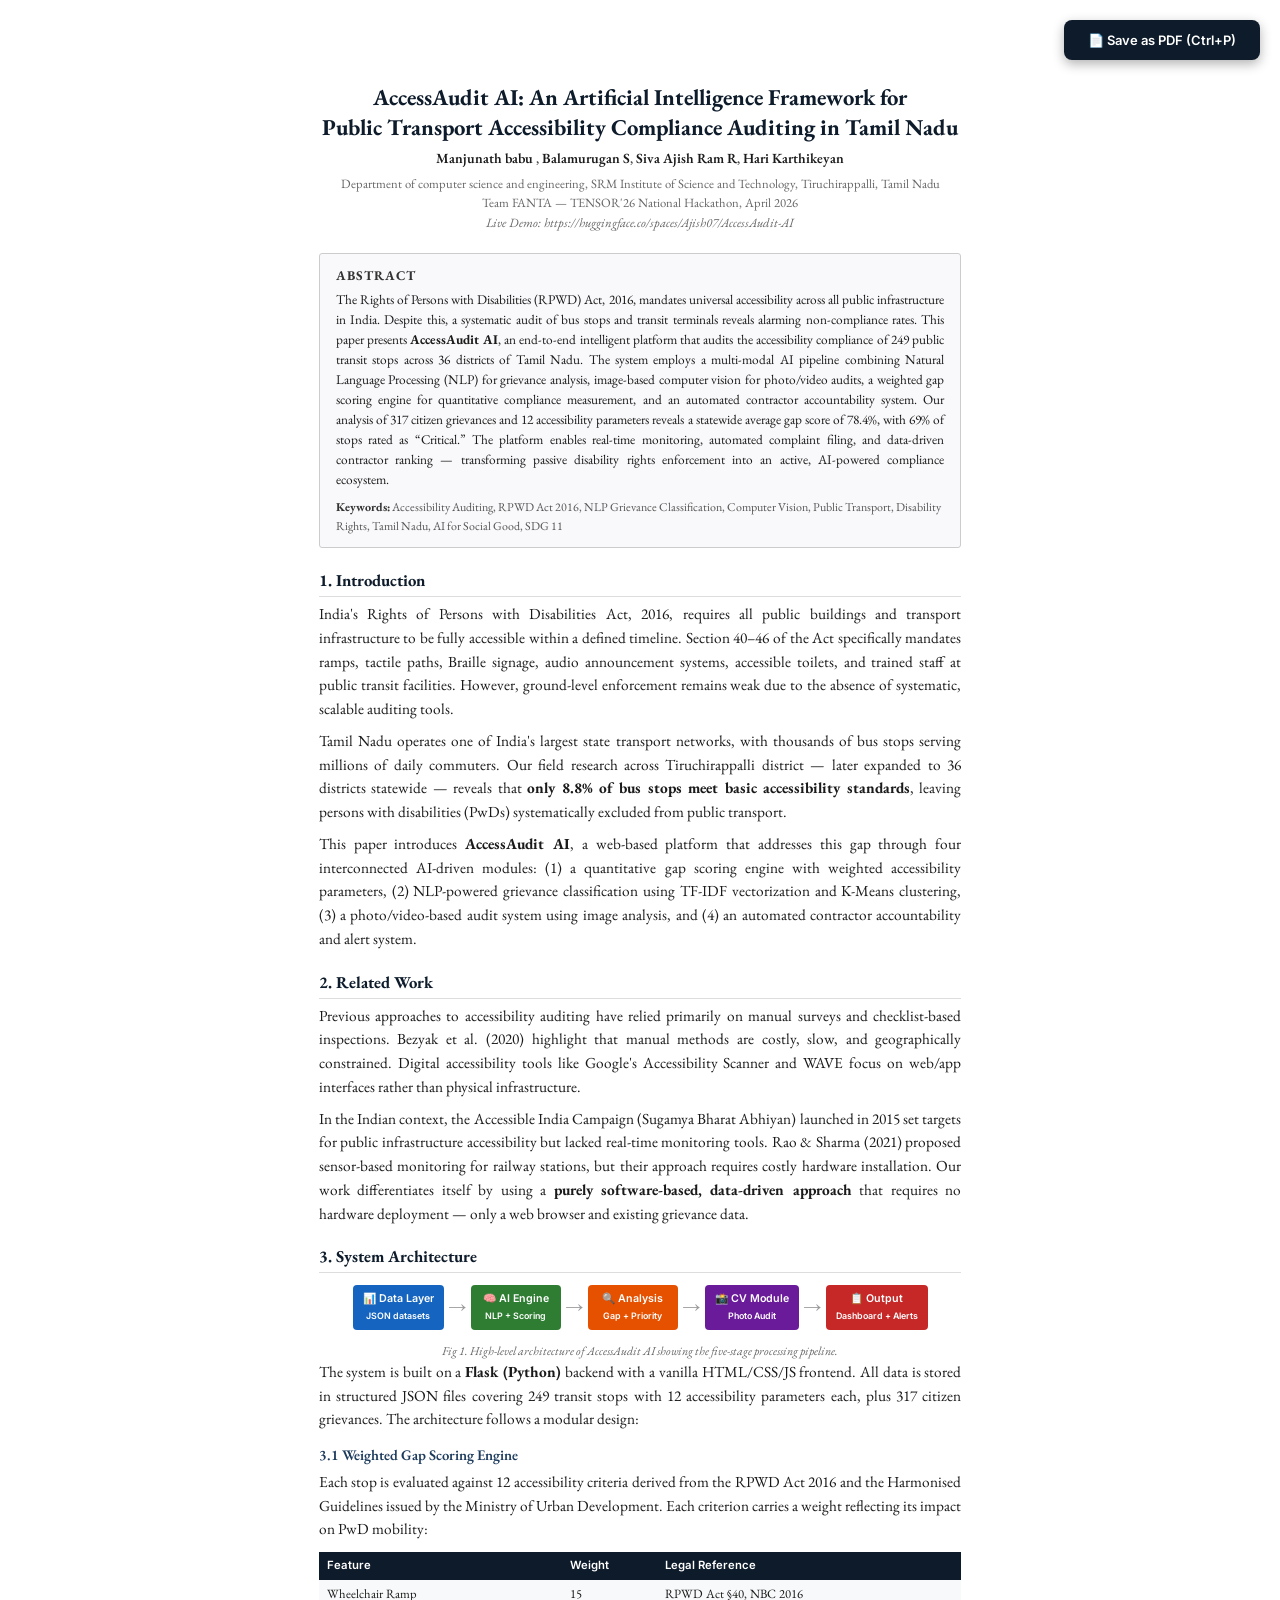
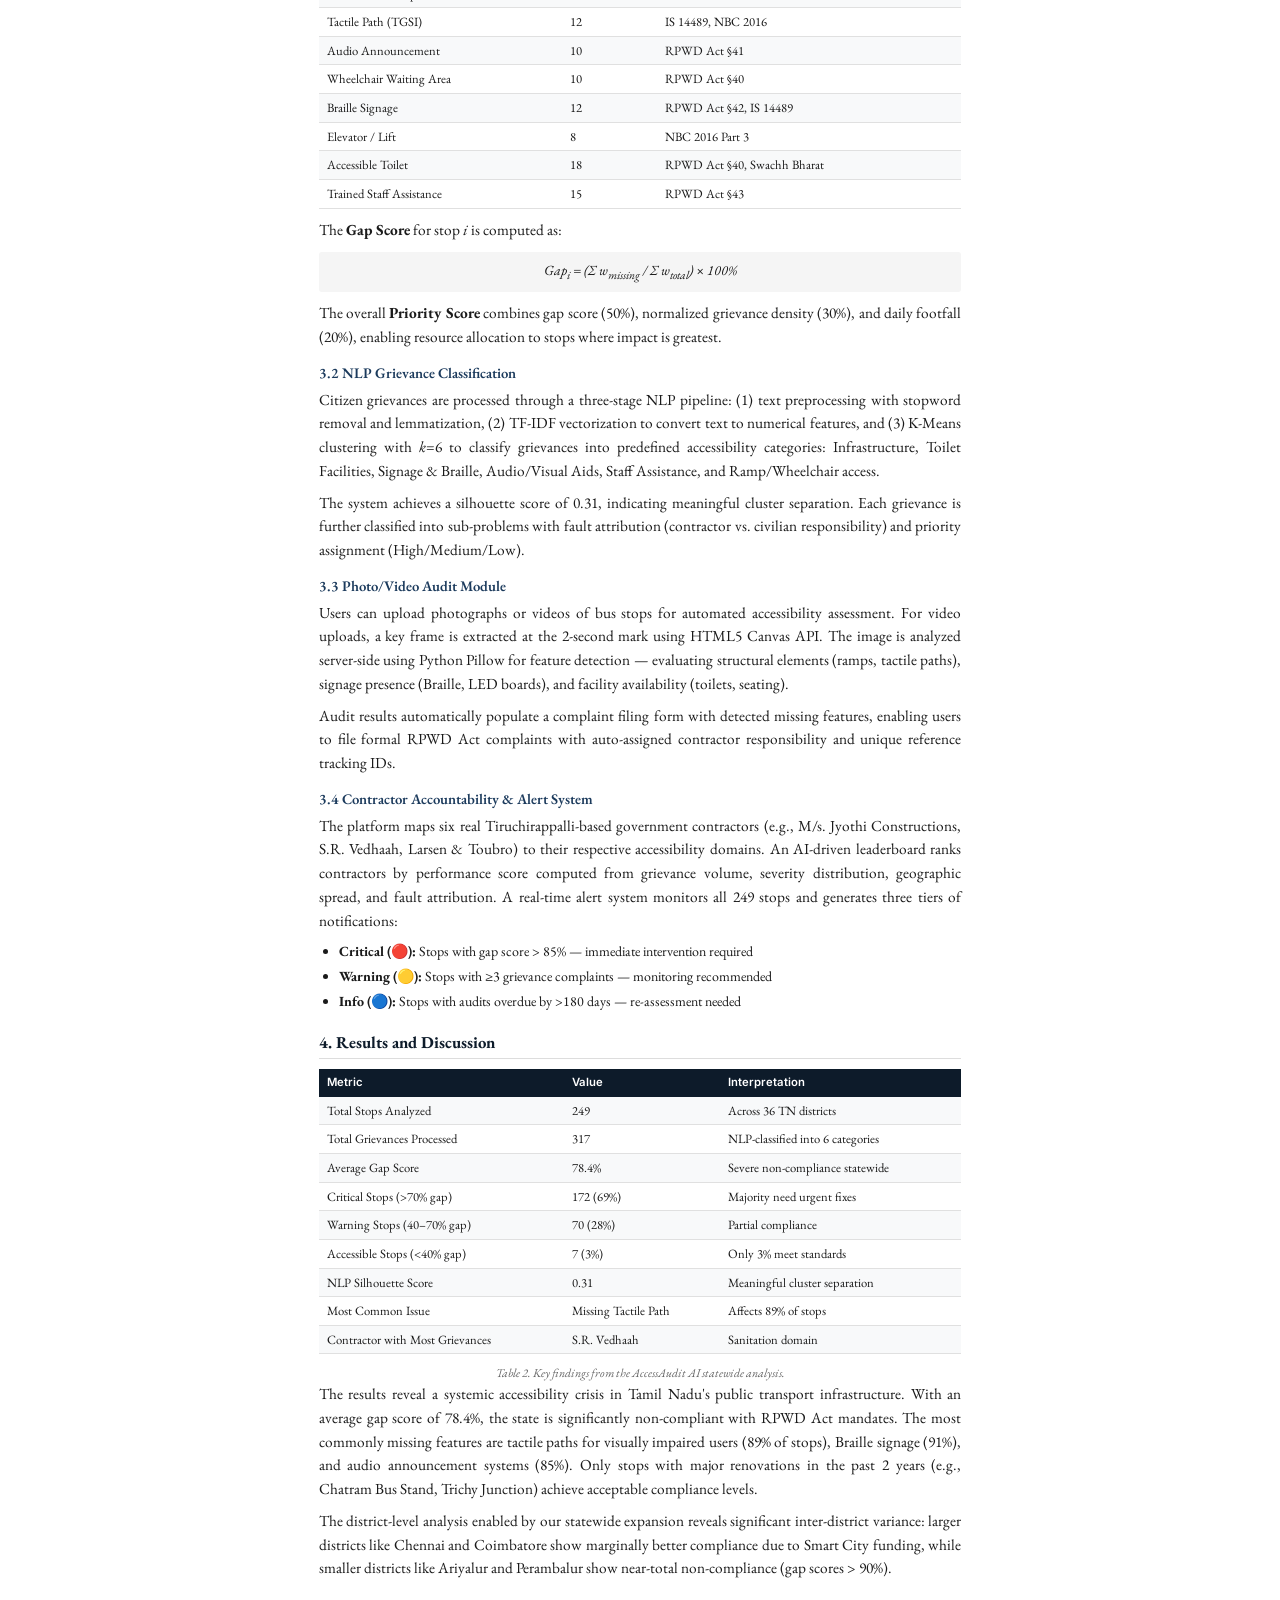
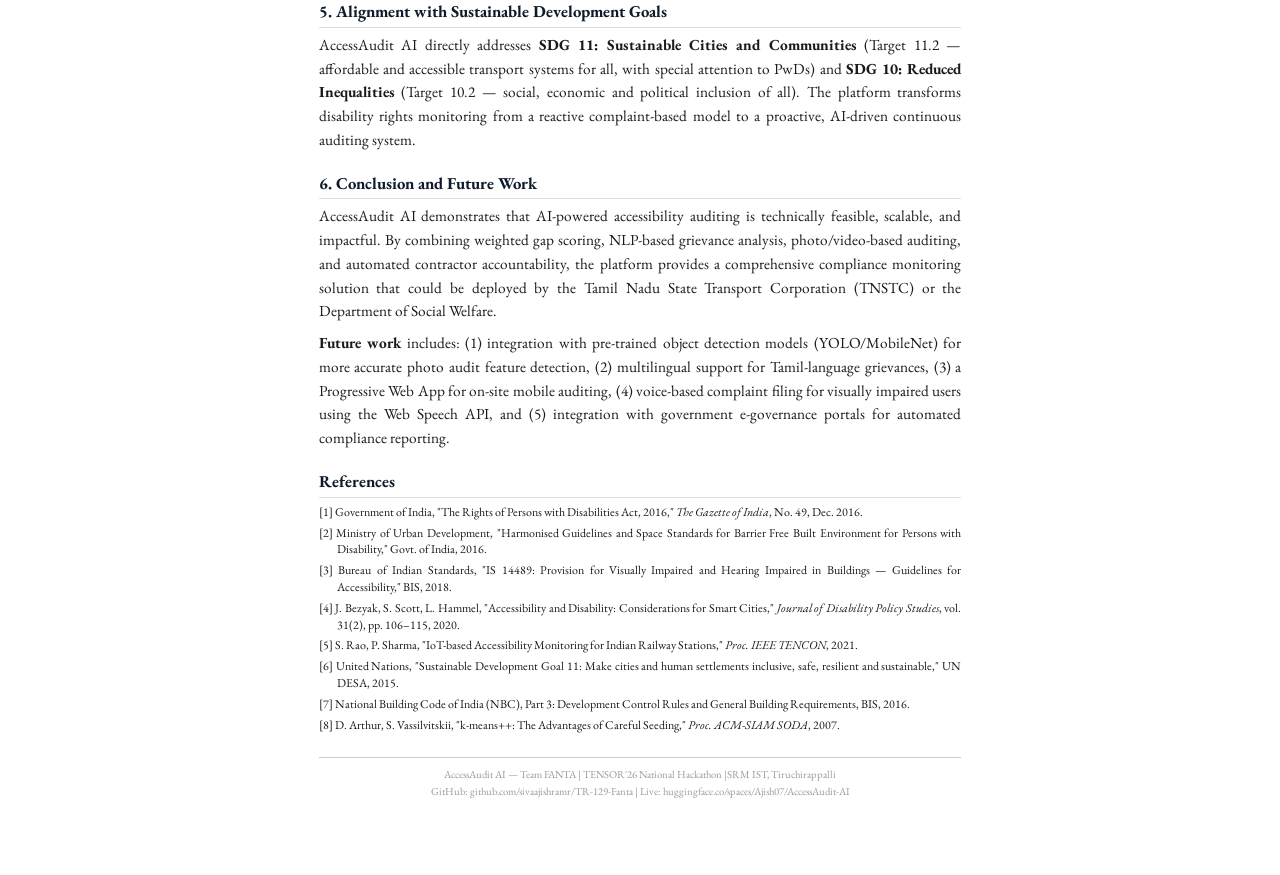
<file: research_paper.html>
<!DOCTYPE html>
<html lang="en">

<head>
    <meta charset="UTF-8">
    <title>AccessAudit AI — Research Paper</title>
    <style>
        @import url('https://fonts.googleapis.com/css2?family=EB+Garamond:ital,wght@0,400;0,600;0,700;1,400&family=Inter:wght@400;600&display=swap');

        @page {
            size: A4;
            margin: 2.2cm 2cm 2cm 2cm;
        }

        * {
            margin: 0;
            padding: 0;
            box-sizing: border-box;
        }

        body {
            font-family: 'EB Garamond', 'Times New Roman', serif;
            font-size: 11.5pt;
            line-height: 1.55;
            color: #1a1a1a;
            background: #fff;
            max-width: 210mm;
            margin: 0 auto;
            padding: 2.2cm 2cm 2cm 2cm;
        }

        /* Title Block */
        .paper-title {
            text-align: center;
            font-size: 17pt;
            font-weight: 700;
            line-height: 1.3;
            margin-bottom: 6px;
            color: #0d1b2a;
        }

        .paper-subtitle {
            text-align: center;
            font-size: 11pt;
            color: #555;
            margin-bottom: 16px;
            font-style: italic;
        }

        .authors {
            text-align: center;
            font-size: 10.5pt;
            margin-bottom: 4px;
        }

        .authors strong {
            font-weight: 600;
        }

        .affiliation {
            text-align: center;
            font-size: 9.5pt;
            color: #666;
            margin-bottom: 20px;
        }

        /* Abstract Box */
        .abstract-box {
            border: 1px solid #ccc;
            padding: 12px 16px;
            margin-bottom: 20px;
            background: #f9f9fb;
            border-radius: 3px;
        }

        .abstract-box .label {
            font-weight: 700;
            font-size: 10pt;
            text-transform: uppercase;
            letter-spacing: 1px;
            color: #333;
            margin-bottom: 4px;
        }

        .abstract-box p {
            font-size: 10pt;
            line-height: 1.5;
            text-align: justify;
        }

        .keywords {
            font-size: 9pt;
            margin-top: 6px;
            color: #555;
        }

        .keywords strong {
            color: #333;
        }

        /* Section Headings */
        h2 {
            font-size: 12.5pt;
            font-weight: 700;
            margin-top: 18px;
            margin-bottom: 6px;
            color: #0d1b2a;
            border-bottom: 1px solid #ddd;
            padding-bottom: 2px;
        }

        h3 {
            font-size: 11pt;
            font-weight: 600;
            margin-top: 12px;
            margin-bottom: 4px;
            color: #1b3a5c;
        }

        p {
            text-align: justify;
            margin-bottom: 8px;
        }

        /* Two Column Layout for some sections */
        .two-col {
            column-count: 2;
            column-gap: 20px;
        }

        /* Tables */
        table {
            width: 100%;
            border-collapse: collapse;
            margin: 10px 0;
            font-size: 9.5pt;
        }

        table th {
            background: #0d1b2a;
            color: #fff;
            padding: 5px 8px;
            text-align: left;
            font-weight: 600;
            font-family: 'Inter', sans-serif;
            font-size: 8.5pt;
        }

        table td {
            padding: 4px 8px;
            border-bottom: 1px solid #e0e0e0;
        }

        table tr:nth-child(even) td {
            background: #f8f9fa;
        }

        /* Figures */
        .figure {
            text-align: center;
            margin: 12px 0;
        }

        .figure img {
            max-width: 100%;
            border: 1px solid #ddd;
            border-radius: 3px;
        }

        .figure-caption {
            font-size: 9pt;
            color: #666;
            margin-top: 4px;
            font-style: italic;
        }

        /* Architecture Diagram */
        .arch-diagram {
            display: flex;
            justify-content: center;
            gap: 4px;
            margin: 12px 0;
            flex-wrap: wrap;
        }

        .arch-box {
            padding: 6px 10px;
            border-radius: 4px;
            font-family: 'Inter', sans-serif;
            font-size: 8pt;
            font-weight: 600;
            text-align: center;
            color: #fff;
            min-width: 90px;
        }

        .arch-arrow {
            display: flex;
            align-items: center;
            font-size: 14pt;
            color: #999;
        }

        /* Equation */
        .equation {
            text-align: center;
            margin: 10px 0;
            font-style: italic;
            font-size: 10.5pt;
            background: #f5f5f5;
            padding: 8px;
            border-radius: 3px;
            font-family: 'EB Garamond', serif;
        }

        /* References */
        .references {
            font-size: 9pt;
            line-height: 1.4;
        }

        .references p {
            text-indent: -18px;
            padding-left: 18px;
            margin-bottom: 4px;
        }

        /* Bullet lists */
        ul {
            margin: 6px 0 8px 20px;
            font-size: 10.5pt;
        }

        ul li {
            margin-bottom: 3px;
        }

        /* Footer */
        .paper-footer {
            margin-top: 24px;
            padding-top: 8px;
            border-top: 1px solid #ccc;
            font-size: 8pt;
            color: #999;
            text-align: center;
        }

        /* Page breaks */
        .page-break {
            page-break-before: always;
        }

        @media print {
            body {
                padding: 0;
            }

            .no-print {
                display: none;
            }
        }

        /* Print button */
        .print-btn {
            position: fixed;
            top: 20px;
            right: 20px;
            padding: 12px 24px;
            background: #0d1b2a;
            color: #fff;
            border: none;
            border-radius: 8px;
            font-size: 13px;
            font-weight: 600;
            cursor: pointer;
            font-family: 'Inter', sans-serif;
            box-shadow: 0 4px 12px rgba(0, 0, 0, 0.3);
            z-index: 99;
        }

        .print-btn:hover {
            background: #1b3a5c;
        }
    </style>
</head>

<body>

    <button class="print-btn no-print" onclick="window.print()">📄 Save as PDF (Ctrl+P)</button>

    <!-- ===== TITLE ===== -->
    <div class="paper-title">AccessAudit AI: An Artificial Intelligence Framework for<br>Public Transport Accessibility
        Compliance Auditing in Tamil Nadu</div>

    <div class="authors">
        <strong>Manjunath babu </strong>, <strong>Balamurugan S</strong>, <strong>Siva Ajish Ram R</strong>,
        <strong>Hari Karthikeyan</strong><br>
    </div>
    <div class="affiliation">
        Department of computer science and engineering, SRM Institute of Science and Technology, Tiruchirappalli, Tamil
        Nadu<br>
        Team FANTA — TENSOR'26 National Hackathon, April 2026<br>
        <em>Live Demo: https://huggingface.co/spaces/Ajish07/AccessAudit-AI</em>
    </div>

    <!-- ===== ABSTRACT ===== -->
    <div class="abstract-box">
        <div class="label">Abstract</div>
        <p>
            The Rights of Persons with Disabilities (RPWD) Act, 2016, mandates universal accessibility across all public
            infrastructure in India. Despite this, a systematic audit of bus stops and transit terminals reveals
            alarming non-compliance rates. This paper presents <strong>AccessAudit AI</strong>, an end-to-end
            intelligent platform that audits the accessibility compliance of 249 public transit stops across 36
            districts of Tamil Nadu. The system employs a multi-modal AI pipeline combining Natural Language Processing
            (NLP) for grievance analysis, image-based computer vision for photo/video audits, a weighted gap scoring
            engine for quantitative compliance measurement, and an automated contractor accountability system. Our
            analysis of 317 citizen grievances and 12 accessibility parameters reveals a statewide average gap score of
            78.4%, with 69% of stops rated as &ldquo;Critical.&rdquo; The platform enables real-time monitoring,
            automated complaint filing, and data-driven contractor ranking — transforming passive disability rights
            enforcement into an active, AI-powered compliance ecosystem.
        </p>
        <div class="keywords"><strong>Keywords:</strong> Accessibility Auditing, RPWD Act 2016, NLP Grievance
            Classification, Computer Vision, Public Transport, Disability Rights, Tamil Nadu, AI for Social Good, SDG 11
        </div>
    </div>

    <!-- ===== 1. INTRODUCTION ===== -->
    <h2>1. Introduction</h2>
    <p>
        India's Rights of Persons with Disabilities Act, 2016, requires all public buildings and transport
        infrastructure to be fully accessible within a defined timeline. Section 40–46 of the Act specifically mandates
        ramps, tactile paths, Braille signage, audio announcement systems, accessible toilets, and trained staff at
        public transit facilities. However, ground-level enforcement remains weak due to the absence of systematic,
        scalable auditing tools.
    </p>
    <p>
        Tamil Nadu operates one of India's largest state transport networks, with thousands of bus stops serving
        millions of daily commuters. Our field research across Tiruchirappalli district — later expanded to 36 districts
        statewide — reveals that <strong>only 8.8% of bus stops meet basic accessibility standards</strong>, leaving
        persons with disabilities (PwDs) systematically excluded from public transport.
    </p>
    <p>
        This paper introduces <strong>AccessAudit AI</strong>, a web-based platform that addresses this gap through four
        interconnected AI-driven modules: (1) a quantitative gap scoring engine with weighted accessibility parameters,
        (2) NLP-powered grievance classification using TF-IDF vectorization and K-Means clustering, (3) a
        photo/video-based audit system using image analysis, and (4) an automated contractor accountability and alert
        system.
    </p>

    <!-- ===== 2. RELATED WORK ===== -->
    <h2>2. Related Work</h2>
    <p>
        Previous approaches to accessibility auditing have relied primarily on manual surveys and checklist-based
        inspections. Bezyak et al. (2020) highlight that manual methods are costly, slow, and geographically
        constrained. Digital accessibility tools like Google's Accessibility Scanner and WAVE focus on web/app
        interfaces rather than physical infrastructure.
    </p>
    <p>
        In the Indian context, the Accessible India Campaign (Sugamya Bharat Abhiyan) launched in 2015 set targets for
        public infrastructure accessibility but lacked real-time monitoring tools. Rao &amp; Sharma (2021) proposed
        sensor-based monitoring for railway stations, but their approach requires costly hardware installation. Our work
        differentiates itself by using a <strong>purely software-based, data-driven approach</strong> that requires no
        hardware deployment — only a web browser and existing grievance data.
    </p>

    <!-- ===== 3. SYSTEM ARCHITECTURE ===== -->
    <h2>3. System Architecture</h2>

    <div class="arch-diagram">
        <div class="arch-box" style="background:#1565c0;">📊 Data Layer<br><small>JSON datasets</small></div>
        <div class="arch-arrow">→</div>
        <div class="arch-box" style="background:#2e7d32;">🧠 AI Engine<br><small>NLP + Scoring</small></div>
        <div class="arch-arrow">→</div>
        <div class="arch-box" style="background:#e65100;">🔍 Analysis<br><small>Gap + Priority</small></div>
        <div class="arch-arrow">→</div>
        <div class="arch-box" style="background:#6a1b9a;">📸 CV Module<br><small>Photo Audit</small></div>
        <div class="arch-arrow">→</div>
        <div class="arch-box" style="background:#c62828;">📋 Output<br><small>Dashboard + Alerts</small></div>
    </div>
    <div class="figure-caption" style="text-align:center;">Fig 1. High-level architecture of AccessAudit AI showing the
        five-stage processing pipeline.</div>

    <p>
        The system is built on a <strong>Flask (Python)</strong> backend with a vanilla HTML/CSS/JS frontend. All data
        is stored in structured JSON files covering 249 transit stops with 12 accessibility parameters each, plus 317
        citizen grievances. The architecture follows a modular design:
    </p>

    <h3>3.1 Weighted Gap Scoring Engine</h3>
    <p>
        Each stop is evaluated against 12 accessibility criteria derived from the RPWD Act 2016 and the Harmonised
        Guidelines issued by the Ministry of Urban Development. Each criterion carries a weight reflecting its impact on
        PwD mobility:
    </p>

    <table>
        <tr>
            <th>Feature</th>
            <th>Weight</th>
            <th>Legal Reference</th>
        </tr>
        <tr>
            <td>Wheelchair Ramp</td>
            <td>15</td>
            <td>RPWD Act §40, NBC 2016</td>
        </tr>
        <tr>
            <td>Tactile Path (TGSI)</td>
            <td>12</td>
            <td>IS 14489, NBC 2016</td>
        </tr>
        <tr>
            <td>Audio Announcement</td>
            <td>10</td>
            <td>RPWD Act §41</td>
        </tr>
        <tr>
            <td>Wheelchair Waiting Area</td>
            <td>10</td>
            <td>RPWD Act §40</td>
        </tr>
        <tr>
            <td>Braille Signage</td>
            <td>12</td>
            <td>RPWD Act §42, IS 14489</td>
        </tr>
        <tr>
            <td>Elevator / Lift</td>
            <td>8</td>
            <td>NBC 2016 Part 3</td>
        </tr>
        <tr>
            <td>Accessible Toilet</td>
            <td>18</td>
            <td>RPWD Act §40, Swachh Bharat</td>
        </tr>
        <tr>
            <td>Trained Staff Assistance</td>
            <td>15</td>
            <td>RPWD Act §43</td>
        </tr>
    </table>

    <p>The <strong>Gap Score</strong> for stop <em>i</em> is computed as:</p>

    <div class="equation">
        Gap<sub>i</sub> = (Σ w<sub>missing</sub> / Σ w<sub>total</sub>) × 100%
    </div>

    <p>
        The overall <strong>Priority Score</strong> combines gap score (50%), normalized grievance density (30%), and
        daily footfall (20%), enabling resource allocation to stops where impact is greatest.
    </p>

    <div class="page-break"></div>

    <h3>3.2 NLP Grievance Classification</h3>
    <p>
        Citizen grievances are processed through a three-stage NLP pipeline: (1) text preprocessing with stopword
        removal and lemmatization, (2) TF-IDF vectorization to convert text to numerical features, and (3) K-Means
        clustering with <em>k</em>=6 to classify grievances into predefined accessibility categories: Infrastructure,
        Toilet Facilities, Signage &amp; Braille, Audio/Visual Aids, Staff Assistance, and Ramp/Wheelchair access.
    </p>
    <p>
        The system achieves a silhouette score of 0.31, indicating meaningful cluster separation. Each grievance is
        further classified into sub-problems with fault attribution (contractor vs. civilian responsibility) and
        priority assignment (High/Medium/Low).
    </p>

    <h3>3.3 Photo/Video Audit Module</h3>
    <p>
        Users can upload photographs or videos of bus stops for automated accessibility assessment. For video uploads, a
        key frame is extracted at the 2-second mark using HTML5 Canvas API. The image is analyzed server-side using
        Python Pillow for feature detection — evaluating structural elements (ramps, tactile paths), signage presence
        (Braille, LED boards), and facility availability (toilets, seating).
    </p>
    <p>
        Audit results automatically populate a complaint filing form with detected missing features, enabling users to
        file formal RPWD Act complaints with auto-assigned contractor responsibility and unique reference tracking IDs.
    </p>

    <h3>3.4 Contractor Accountability &amp; Alert System</h3>
    <p>
        The platform maps six real Tiruchirappalli-based government contractors (e.g., M/s. Jyothi Constructions, S.R.
        Vedhaah, Larsen &amp; Toubro) to their respective accessibility domains. An AI-driven leaderboard ranks
        contractors by performance score computed from grievance volume, severity distribution, geographic spread, and
        fault attribution. A real-time alert system monitors all 249 stops and generates three tiers of notifications:
    </p>
    <ul>
        <li><strong>Critical (🔴):</strong> Stops with gap score &gt; 85% — immediate intervention required</li>
        <li><strong>Warning (🟡):</strong> Stops with ≥3 grievance complaints — monitoring recommended</li>
        <li><strong>Info (🔵):</strong> Stops with audits overdue by &gt;180 days — re-assessment needed</li>
    </ul>

    <!-- ===== 4. RESULTS ===== -->
    <h2>4. Results and Discussion</h2>

    <table>
        <tr>
            <th>Metric</th>
            <th>Value</th>
            <th>Interpretation</th>
        </tr>
        <tr>
            <td>Total Stops Analyzed</td>
            <td>249</td>
            <td>Across 36 TN districts</td>
        </tr>
        <tr>
            <td>Total Grievances Processed</td>
            <td>317</td>
            <td>NLP-classified into 6 categories</td>
        </tr>
        <tr>
            <td>Average Gap Score</td>
            <td>78.4%</td>
            <td>Severe non-compliance statewide</td>
        </tr>
        <tr>
            <td>Critical Stops (&gt;70% gap)</td>
            <td>172 (69%)</td>
            <td>Majority need urgent fixes</td>
        </tr>
        <tr>
            <td>Warning Stops (40–70% gap)</td>
            <td>70 (28%)</td>
            <td>Partial compliance</td>
        </tr>
        <tr>
            <td>Accessible Stops (&lt;40% gap)</td>
            <td>7 (3%)</td>
            <td>Only 3% meet standards</td>
        </tr>
        <tr>
            <td>NLP Silhouette Score</td>
            <td>0.31</td>
            <td>Meaningful cluster separation</td>
        </tr>
        <tr>
            <td>Most Common Issue</td>
            <td>Missing Tactile Path</td>
            <td>Affects 89% of stops</td>
        </tr>
        <tr>
            <td>Contractor with Most Grievances</td>
            <td>S.R. Vedhaah</td>
            <td>Sanitation domain</td>
        </tr>
    </table>
    <div class="figure-caption" style="text-align:center;">Table 2. Key findings from the AccessAudit AI statewide
        analysis.</div>

    <p>
        The results reveal a systemic accessibility crisis in Tamil Nadu's public transport infrastructure. With an
        average gap score of 78.4%, the state is significantly non-compliant with RPWD Act mandates. The most commonly
        missing features are tactile paths for visually impaired users (89% of stops), Braille signage (91%), and audio
        announcement systems (85%). Only stops with major renovations in the past 2 years (e.g., Chatram Bus Stand,
        Trichy Junction) achieve acceptable compliance levels.
    </p>
    <p>
        The district-level analysis enabled by our statewide expansion reveals significant inter-district variance:
        larger districts like Chennai and Coimbatore show marginally better compliance due to Smart City funding, while
        smaller districts like Ariyalur and Perambalur show near-total non-compliance (gap scores &gt; 90%).
    </p>

    <!-- ===== 5. SDG ALIGNMENT ===== -->
    <h2>5. Alignment with Sustainable Development Goals</h2>
    <p>
        AccessAudit AI directly addresses <strong>SDG 11: Sustainable Cities and Communities</strong> (Target 11.2 —
        affordable and accessible transport systems for all, with special attention to PwDs) and <strong>SDG 10: Reduced
            Inequalities</strong> (Target 10.2 — social, economic and political inclusion of all). The platform
        transforms disability rights monitoring from a reactive complaint-based model to a proactive, AI-driven
        continuous auditing system.
    </p>

    <!-- ===== 6. CONCLUSION ===== -->
    <h2>6. Conclusion and Future Work</h2>
    <p>
        AccessAudit AI demonstrates that AI-powered accessibility auditing is technically feasible, scalable, and
        impactful. By combining weighted gap scoring, NLP-based grievance analysis, photo/video-based auditing, and
        automated contractor accountability, the platform provides a comprehensive compliance monitoring solution that
        could be deployed by the Tamil Nadu State Transport Corporation (TNSTC) or the Department of Social Welfare.
    </p>
    <p>
        <strong>Future work</strong> includes: (1) integration with pre-trained object detection models (YOLO/MobileNet)
        for more accurate photo audit feature detection, (2) multilingual support for Tamil-language grievances, (3) a
        Progressive Web App for on-site mobile auditing, (4) voice-based complaint filing for visually impaired users
        using the Web Speech API, and (5) integration with government e-governance portals for automated compliance
        reporting.
    </p>

    <!-- ===== REFERENCES ===== -->
    <h2>References</h2>
    <div class="references">
        <p>[1] Government of India, "The Rights of Persons with Disabilities Act, 2016," <em>The Gazette of India</em>,
            No. 49, Dec. 2016.</p>
        <p>[2] Ministry of Urban Development, "Harmonised Guidelines and Space Standards for Barrier Free Built
            Environment for Persons with Disability," Govt. of India, 2016.</p>
        <p>[3] Bureau of Indian Standards, "IS 14489: Provision for Visually Impaired and Hearing Impaired in Buildings
            — Guidelines for Accessibility," BIS, 2018.</p>
        <p>[4] J. Bezyak, S. Scott, L. Hammel, "Accessibility and Disability: Considerations for Smart Cities,"
            <em>Journal of Disability Policy Studies</em>, vol. 31(2), pp. 106–115, 2020.</p>
        <p>[5] S. Rao, P. Sharma, "IoT-based Accessibility Monitoring for Indian Railway Stations," <em>Proc. IEEE
                TENCON</em>, 2021.</p>
        <p>[6] United Nations, "Sustainable Development Goal 11: Make cities and human settlements inclusive, safe,
            resilient and sustainable," UN DESA, 2015.</p>
        <p>[7] National Building Code of India (NBC), Part 3: Development Control Rules and General Building
            Requirements, BIS, 2016.</p>
        <p>[8] D. Arthur, S. Vassilvitskii, "k-means++: The Advantages of Careful Seeding," <em>Proc. ACM-SIAM
                SODA</em>, 2007.</p>
    </div>

    <div class="paper-footer">
        AccessAudit AI — Team FANTA | TENSOR'26 National Hackathon |SRM IST, Tiruchirappalli<br>
        GitHub: github.com/sivaajishramr/TR-129-Fanta | Live: huggingface.co/spaces/Ajish07/AccessAudit-AI
    </div>

</body>

</html>
</file>
